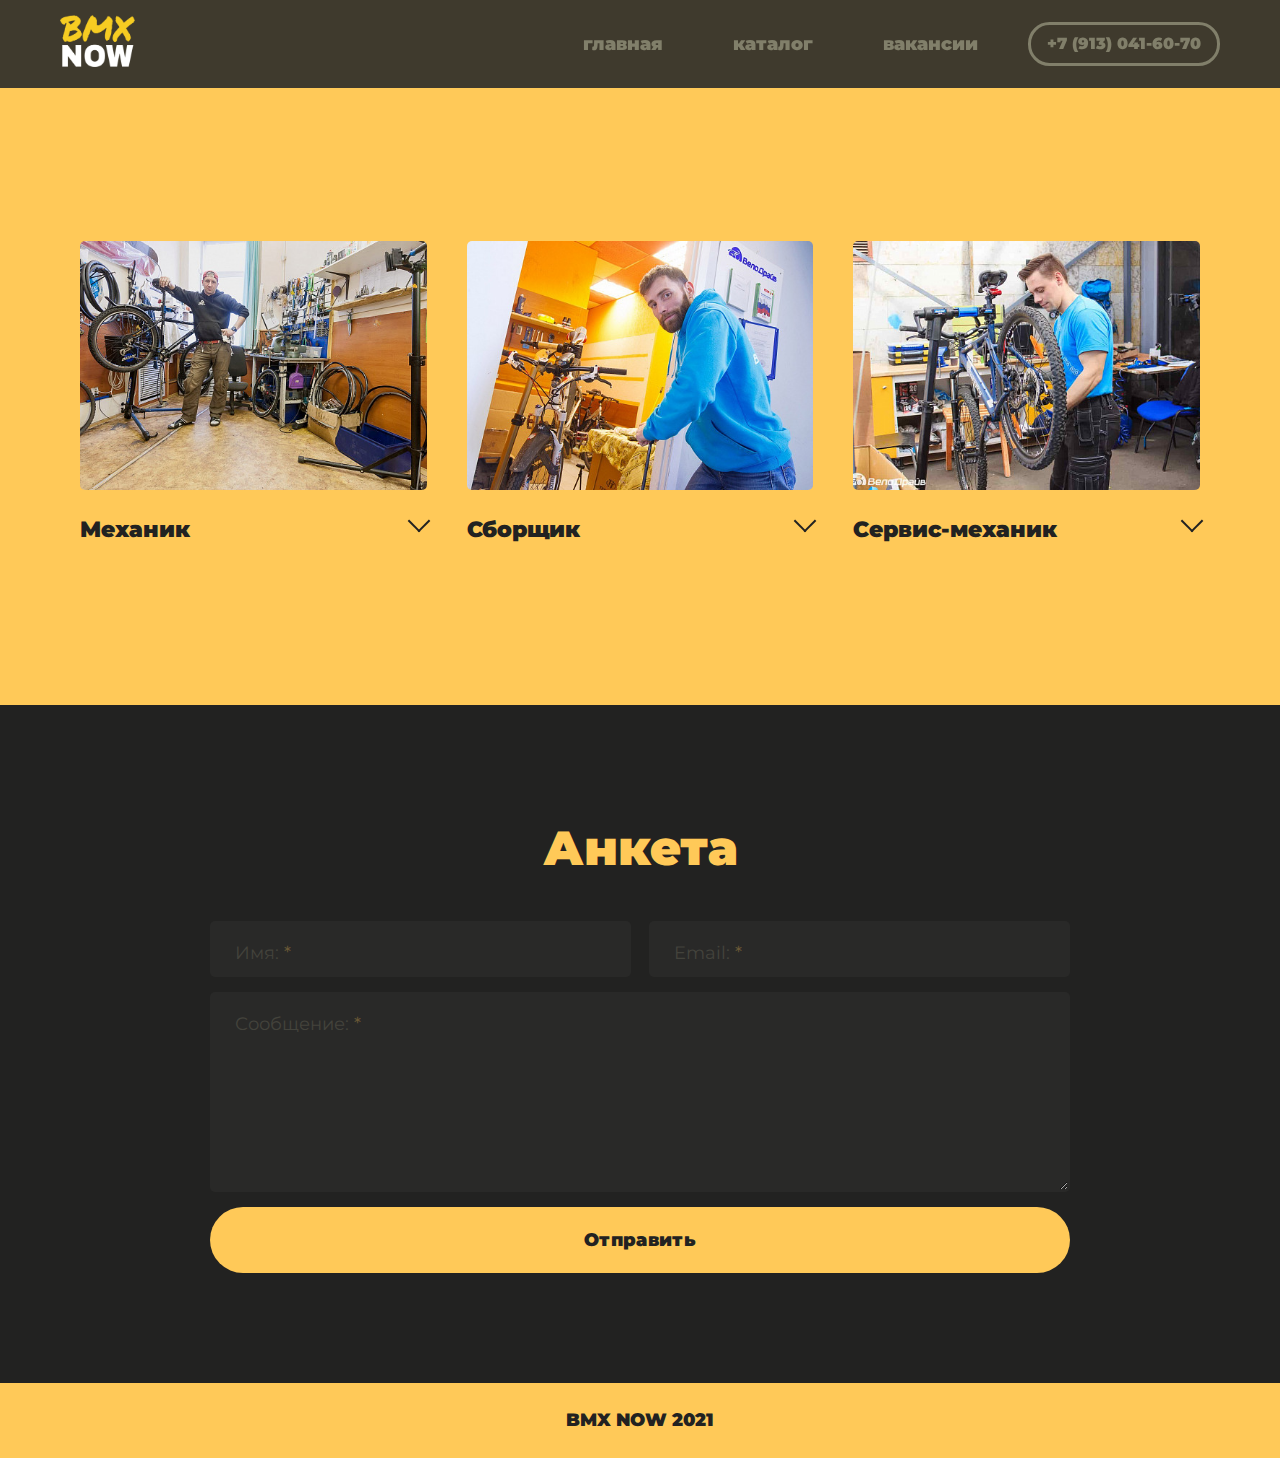
<file: vacancy.html>
<!DOCTYPE html>
<html lang="ru">
  <head>
    <meta charset="UTF-8" />
    <meta name="viewport" content="width=device-width, initial-scale=1.0" />
    <meta http-equiv="X-UA-Compatible" content="ie=edge" />

    <link
      href="https://fonts.googleapis.com/css?family=Montserrat:900%7CRoboto:300&display=swap&subset=cyrillic"
      rel="stylesheet"
    />
    <link rel="stylesheet" href="css/style.css" />

    <meta name="description" content="BMX NOW — Работа в магазине" />
    <meta name="keywords" content="велосипеды, работа" />

    <meta property="og:title" content="BMX NOW — Работа в магазине" />
    <meta property="og:description" content="BMX NOW — Работа в магазине" />
    <meta property="og:image" content="img/section-top/bg.jpg" />

    <link
      rel="apple-touch-icon"
      sizes="57x57"
      href="img/favicon/apple-icon-57x57.png"
    />
    <link
      rel="apple-touch-icon"
      sizes="60x60"
      href="img/favicon/apple-icon-60x60.png"
    />
    <link
      rel="apple-touch-icon"
      sizes="72x72"
      href="img/favicon/apple-icon-72x72.png"
    />
    <link
      rel="apple-touch-icon"
      sizes="76x76"
      href="img/favicon/apple-icon-76x76.png"
    />
    <link
      rel="apple-touch-icon"
      sizes="114x114"
      href="img/favicon/apple-icon-114x114.png"
    />
    <link
      rel="apple-touch-icon"
      sizes="120x120"
      href="img/favicon/apple-icon-120x120.png"
    />
    <link
      rel="apple-touch-icon"
      sizes="144x144"
      href="img/favicon/apple-icon-144x144.png"
    />
    <link
      rel="apple-touch-icon"
      sizes="152x152"
      href="img/favicon/apple-icon-152x152.png"
    />
    <link
      rel="apple-touch-icon"
      sizes="180x180"
      href="img/favicon/apple-icon-180x180.png"
    />
    <link
      rel="icon"
      type="image/png"
      sizes="192x192"
      href="img/favicon/android-icon-192x192.png"
    />
    <link
      rel="icon"
      type="image/png"
      sizes="32x32"
      href="img/favicon/favicon-32x32.png"
    />
    <link
      rel="icon"
      type="image/png"
      sizes="96x96"
      href="img/favicon/favicon-96x96.png"
    />
    <link
      rel="icon"
      type="image/png"
      sizes="16x16"
      href="img/favicon/favicon-16x16.png"
    />
    <link rel="manifest" href="img/favicon/manifest.json" />
    <meta name="msapplication-TileColor" content="#ffffff" />
    <meta
      name="msapplication-TileImage"
      content="img/favicon/ms-icon-144x144.png"
    />
    <meta name="theme-color" content="#ffffff" />
    <title>BMX NOW — Работа в магазине</title>
  </head>
  <body>
    <!-- header-page -->
    <header class="header-page">
      <div class="container header-page__container">
        <div class="header-page__start">
          <a class="logo" href="./index.html">
            <img class="logo__img" src="img/common/logo.png" alt="" />
          </a>
        </div>
        <div class="header-page__end">
          <nav class="header-page__nav">
            <ul class="header-page__ul">
              <li class="header-page__li">
                <a class="header-page__link" href="./index.html">
                  <span class="header-page__text">главная</span>
                </a>
                <ul class="header-page__sublist">
                  <li>
                    <a
                      href=""
                      class="header-page__sublink"
                      data-scroll-to="section-catalog"
                    >
                      велосипеды
                    </a>
                  </li>
                  <li>
                    <a
                      href=""
                      class="header-page__sublink"
                      data-scroll-to="section-about"
                    >
                      о нас
                    </a>
                  </li>
                  <li>
                    <a
                      href=""
                      class="header-page__sublink"
                      data-scroll-to="section-contacts"
                    >
                      контакты
                    </a>
                  </li>
                </ul>
              </li>
              <li class="header-page__li">
                <a class="header-page__link" href="./catalog.html">
                  <span class="header-page__text">каталог</span>
                </a>
              </li>
              <li class="header-page__li">
                <a class="header-page__link" href="./vacancy.html">
                  <span class="header-page__text">вакансии</span>
                </a>
              </li>
            </ul>
          </nav>
          <div class="phone">
            <a class="phone__item header-page__phone" href="tel:+79130416070"
              >+7 (913) 041-60-70</a
            >
          </div>
          <div class="header-page__hamburger">
            <button class="btn-menu" type="button" data-popup="popup-menu">
              <span class="btn-menu__box">
                <span class="btn-menu__inner"></span>
              </span>
            </button>
          </div>
        </div>
      </div>
    </header>
    <!-- /.header-page -->
    <!-- section-work -->
    <section class="section-work section">
      <div class="section-work__container container">
        <h2 class="page-title section-work__title">Вакансии</h2>
        <div class="section-work work">
          <div class="work__item">
            <img class="work__icon" src="img/work/work-1.jpg" alt="" />
            <div class="product__content accordion">
              <h3 class="work__title accordion__title">Механик</h3>
              <p class="work__description accordion__description">
                Заработная плата: Сдельная.<br />Обязанности: ремонт
                велосипедов.
              </p>
            </div>
          </div>
          <div class="work__item">
            <img class="work__icon" src="img/work/work-2.jpg" alt="" />
            <div class="work__content accordion">
              <h3 class="work__title accordion__title">Сборщик</h3>
              <p class="work__description accordion__description">
                Заработная плата: Сдельная.<br />
                Обязанности: сборка, настройка, ремонт велосипедов, любой
                сложности, планово-профилактические работы, обучение новых
                специалистов
              </p>
            </div>
          </div>
          <div class="work__item">
            <img class="work__icon" src="img/work/work-3.jpg" alt="" />
            <div class="work__content accordion">
              <h3 class="work__title accordion__title">Сервис-механик</h3>
              <p class="work__description accordion__description">
                Сдельная.<br />Обязанности: предпродажная подготовка, установка
                дополнительного оборудования, техобслуживание велосипедов,
                сборка велосипедов.
              </p>
            </div>
          </div>
        </div>
      </div>
    </section>
    <!-- / section-work -->
    <!-- section-quest -->
    <section class="section-quest section">
      <div class="section-quest__container container">
        <div class="section-quest__form form-quest">
          <h2 class="page-title">Анкета</h2>
          <form class="form-quest__body" action="" method="POST">
            <div class="form-quest__item form__item">
              <input
                type="text"
                class="form__input form-quest__input"
                name="name"
                id="formName"
                required="required"
              />
              <label for="formName" class="form__label form-quest__label"
                >Имя:
              </label>
            </div>
            <div class="form-quest__item form__item">
              <input
                type="text"
                class="form__input form-quest__input"
                name="email"
                id="formEmail"
                required="required"
              />
              <label for="formEmail" class="form-quest__label form__label"
                >Email:
              </label>
            </div>
            <div class="form-quest__item form__item form-quest__item-textarea">
              <textarea
                type="text"
                class="form__input form-quest__input form-quest__input-textarea"
                name="message"
                id="formMessage"
                required="required"
              ></textarea>
              <label for="formMessage" class="form-quest__label form__label"
                >Сообщение:
              </label>
            </div>
            <button
              type="submit"
              class="btn form__btn form-quest__btn"
              id="btn-quest"
            >
              Отправить
            </button>
          </form>
        </div>
      </div>
    </section>
    <!-- / section-quest -->
    <!-- footer-page -->
    <footer class="footer-page">
      <div class="container">
        <div class="footer-page__text">BMX NOW 2021</div>
      </div>
    </footer>
    <!-- /.footer-page -->
    <!-- popup-menu -->
    <div class="popup popup-menu">
      <div class="popup__wrapper">
        <div class="popup__inner">
          <div
            class="popup__content popup__content--fluid popup__content--centered"
          >
            <button class="btn-close popup__btn-close popup-close"></button>
            <nav class="mobile-menu popup__mobile-menu">
              <ul class="mobile-menu__ul">
                <li class="mobile-menu__li">
                  <a class="mobile-menu__link popup-close" href="./index.html"
                    >Главная</a
                  >
                </li>
                <li class="mobile-menu__li">
                  <a class="mobile-menu__link popup-close" href="./catalog.html"
                    >Каталог</a
                  >
                </li>
                <li class="mobile-menu__li">
                  <a class="mobile-menu__link popup-close" href="./vacancy.html"
                    >Вакансии</a
                  >
                </li>
              </ul>
            </nav>
            <div class="phone popup__phone">
              <a class="contacts__phone" href="tel:+79130416070"
                >+7 (913) 041-60-70</a
              >
            </div>
            <ul class="socials">
              <li class="socials__item">
                <a
                  href="https://vk.com/arkadiokorsakov"
                  class="socials__link"
                  target="_blank"
                >
                  <svg
                    class="socials__icon socials__icon--vk"
                    xmlns="http://www.w3.org/2000/svg"
                    viewBox="0 0 112.2 112.2"
                    width="35"
                    height="35"
                  >
                    <g>
                      <circle cx="56.1" cy="56.1" r="56.1" />
                      <path
                        class="socials__logo"
                        d="M54,80.7h4.4a3.33,3.33,0,0,0,2-.9,3.37,3.37,0,0,0,.6-1.9s-.1-5.9,2.7-6.8,6.2,5.7,9.9,8.2c2.8,1.9,4.9,1.5,4.9,1.5l9.8-.1s5.1-.3,2.7-4.4c-.2-.3-1.4-3-7.3-8.5-6.2-5.7-5.3-4.8,2.1-14.7,4.5-6,6.3-9.7,5.8-11.3s-3.9-1.1-3.9-1.1l-11.1.1a2.32,2.32,0,0,0-1.4.3,3.58,3.58,0,0,0-1,1.2A60,60,0,0,1,70,50.9c-4.9,8.4-6.9,8.8-7.7,8.3-1.9-1.2-1.4-4.9-1.4-7.5,0-8.1,1.2-11.5-2.4-12.4a17.68,17.68,0,0,0-5.2-.5c-4,0-7.3,0-9.2.9-1.3.6-2.2,2-1.6,2.1a5.05,5.05,0,0,1,3.3,1.6c1.1,1.5,1.1,5,1.1,5s.7,9.6-1.5,10.7c-1.5.8-3.5-.8-7.9-8.4a67.05,67.05,0,0,1-4-8.2,2.82,2.82,0,0,0-.9-1.2,5.13,5.13,0,0,0-1.7-.7l-10.5.1s-1.6,0-2.2.7,0,1.9,0,1.9,8.2,19.3,17.6,29c8.5,9,18.2,8.4,18.2,8.4Z"
                      />
                    </g>
                  </svg>
                </a>
              </li>
              <li class="socials__item">
                <a
                  href="https://www.facebook.com"
                  class="socials__link"
                  target="_blank"
                >
                  <svg
                    class="socials__icon socials__icon--fb"
                    xmlns="http://www.w3.org/2000/svg"
                    viewBox="0 0 112.2 112.2"
                    width="35"
                    height="35"
                  >
                    <g>
                      <circle cx="56.1" cy="56.1" r="56.1" />
                      <path
                        class="socials__logo"
                        d="M70.2,58.3h-10V95H45V58.3H37.8V45.4H45V37.1c0-6,2.8-15.3,15.3-15.3H71.5V34.3H63.3c-1.3,0-3.2.7-3.2,3.5v7.6H71.4Z"
                      />
                    </g>
                  </svg>
                </a>
              </li>
              <li class="socials__item">
                <a
                  href="https://twitter.com"
                  class="socials__link"
                  target="_blank"
                >
                  <svg
                    class="socials__icon socials__icon--twitter"
                    xmlns="http://www.w3.org/2000/svg"
                    viewBox="0 0 112.2 112.2"
                    width="35"
                    height="35"
                  >
                    <g>
                      <circle cx="56.1" cy="56.1" r="56.1" />
                      <path
                        fill="#fff"
                        d="M90.461,40.316c-2.404,1.066-4.99,1.787-7.702,2.109c2.769-1.659,4.894-4.284,5.897-7.417
                        c-2.591,1.537-5.462,2.652-8.515,3.253c-2.446-2.605-5.931-4.233-9.79-4.233c-7.404,0-13.409,6.005-13.409,13.409
                        c0,1.051,0.119,2.074,0.349,3.056c-11.144-0.559-21.025-5.897-27.639-14.012c-1.154,1.98-1.816,4.285-1.816,6.742
                        c0,4.651,2.369,8.757,5.965,11.161c-2.197-0.069-4.266-0.672-6.073-1.679c-0.001,0.057-0.001,0.114-0.001,0.17
                        c0,6.497,4.624,11.916,10.757,13.147c-1.124,0.308-2.311,0.471-3.532,0.471c-0.866,0-1.705-0.083-2.523-0.239
                        c1.706,5.326,6.657,9.203,12.526,9.312c-4.59,3.597-10.371,5.74-16.655,5.74c-1.08,0-2.15-0.063-3.197-0.188
                        c5.931,3.806,12.981,6.025,20.553,6.025c24.664,0,38.152-20.432,38.152-38.153c0-0.581-0.013-1.16-0.039-1.734
                        C86.391,45.366,88.664,43.005,90.461,40.316L90.461,40.316z"
                      />
                    </g>
                  </svg>
                </a>
              </li>
            </ul>
          </div>
        </div>
      </div>
    </div>
    <!-- /.popup-menu -->
    <!-- popup-thanks -->
    <div class="popup popup-thanks">
      <div class="popup__wrapper">
        <div class="popup__inner">
          <div class="popup__content">
            <button class="btn-close popup__btn-close popup-close"></button>
            <h2 class="page-title popup__title">Успешно отправлено</h2>
            <p class="popup__subtitle">Мы уже рассматриваем вашу вакансию</p>
          </div>
        </div>
      </div>
    </div>
    <!-- /.popup-thanks -->

    <!-- popup-error -->
    <div class="popup popup-error">
      <div class="popup__wrapper">
        <div class="popup__inner">
          <div class="popup__content">
            <button class="btn-close popup__btn-close popup-close"></button>
            <h2 class="page-title popup__title">Произошла ошибка</h2>
            <p class="popup__subtitle">
              Пожалуйста, сделайте заказ по номеру
              <a class="popup__link" href="+79130416070">+7 (913) 041-60-70</a>
            </p>
          </div>
        </div>
      </div>
    </div>
    <!-- /.popup-error -->

    <script src="js/script.js"></script>
    <script src="js/headerScroll.js"></script>
    <script src="js/scrollTo.js"></script>
    <script src="js/accordion.js"></script>
    <script src="js/popup.js"></script>
    <script src="js/form.js"></script>
  </body>
</html>
</file>
<file: css/style.css>
/* 
font-family: 'Roboto', sans-serif;
font-family: 'Montserrat', sans-serif;
*/

@import "accordion.css";
@import "btn.css";
@import "catalog.css";
@import "footer.css";
@import "form.css";
@import "header-page.css";
@import "nullstyle.css";
@import "order.css";
@import "popup.css";
@import "product.css";
@import "section-about.css";
@import "section-contacts.css";
@import "section-top.css";
@import "work.css";

body {
  font-family: "Roboto", sans-serif;
  font-weight: 300;
  font-size: 16px;
  line-height: 1.375;
  background-color: #222221;
  color: #fff;
}

.no-scroll {
  overflow: hidden;
}

/* container start */
.container {
  padding: 0 20px;
  width: 1200px;
  max-width: 100%;
  margin: 0 auto;
}
/* container end */

/* section start */
.section {
  padding: 110px 0;
}

.section__header {
  margin-bottom: 90px;
}

@media (max-width: 576px) {
  .section {
    padding: 90px 0;
  }

  .section__header {
    margin-bottom: 70px;
  }
}

/* section end */

/* page-title start */
.page-title {
  font-size: 48px;
  text-align: center;
  margin: 0 auto 40px;
  font-family: "Montserrat", sans-serif;
  font-weight: 900;
  color: #ffc958;
}

.section-about__title {
  color: #222221;
}

@media (max-width: 576px) {
  .page-title {
    font-size: 36px;
  }
}
/* page-title end */

/* socials start */
.socials {
  list-style: none;
  margin: 0;
  padding: 0;
  display: flex;
}

.socials__item {
  margin-right: 7px;
}

.socials__link {
  display: inline-block;
}

.socials__icon {
  fill: #817f6a;
  width: 35px;
  height: 35px;
  transition: fill 0.2s, opacity 0.2s;
}

.socials__icon--vk:hover {
  fill: #5078a5;
}

.socials__icon--fb:hover {
  fill: #3e58a1;
}

.socials__icon--twitter:hover {
  fill: #55acee;
}

.socials__icon:active {
  opacity: 0.7;
}

.socials__logo {
  fill: #fff;
}

@media (max-width: 767px) {
  .socials__item {
    margin-right: 15px;
  }

  .socials__icon {
    width: 45px;
    height: 45px;
  }
}
/* socials end */
</file>
